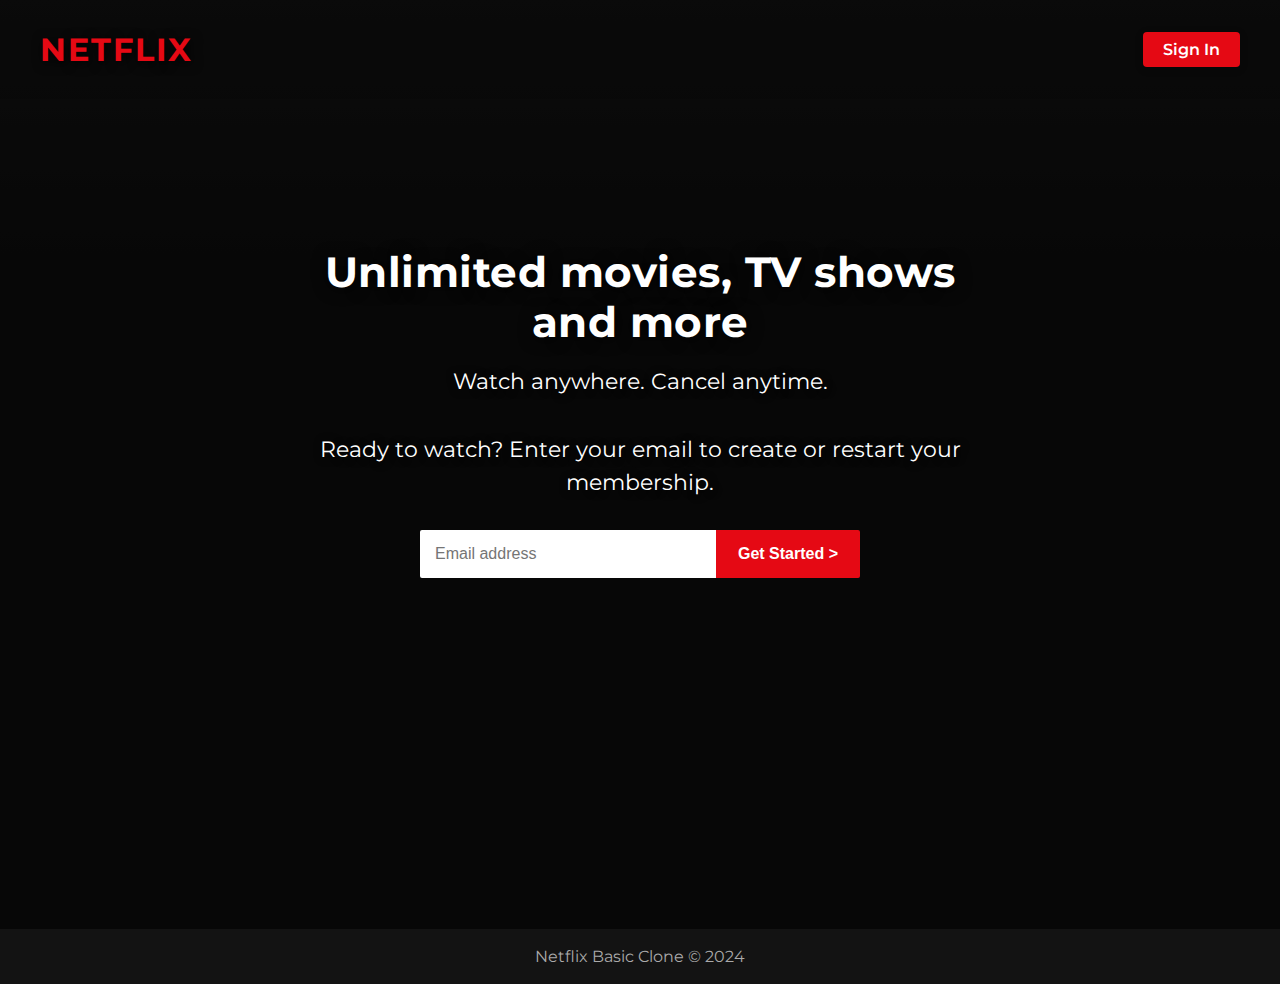
<file: index.html>
<!DOCTYPE html>
<html lang="en">
<head>
  <meta charset="UTF-8">
  <title>Netflix - Login</title>
  <meta name="viewport" content="width=device-width, initial-scale=1.0">
  <link rel="stylesheet" href="styles.css">
</head>
<body>
  <div class="header">
    <a href="#" class="logo">NETFLIX</a>
    <a href="#" class="signin-btn">Sign In</a>
  </div>
  <section class="hero">
    <div class="hero-content">
      <h1>Unlimited movies, TV shows and more</h1>
      <h2>Watch anywhere. Cancel anytime.<br><br>
      Ready to watch? Enter your email to create or restart your membership.</h2>
      <form class="email-form" autocomplete="off" id="loginForm">
        <input type="email" placeholder="Email address" required>
        <button type="submit">Get Started &gt;</button>
      </form>
    </div>
  </section>
  <div class="footer">
    Netflix Basic Clone &copy; 2024
  </div>
  <script>
    document.getElementById('loginForm').addEventListener('submit', function(e) {
      e.preventDefault();
      window.location.href = "movie.html";
    });
  </script>
</body>
</html>
</file>
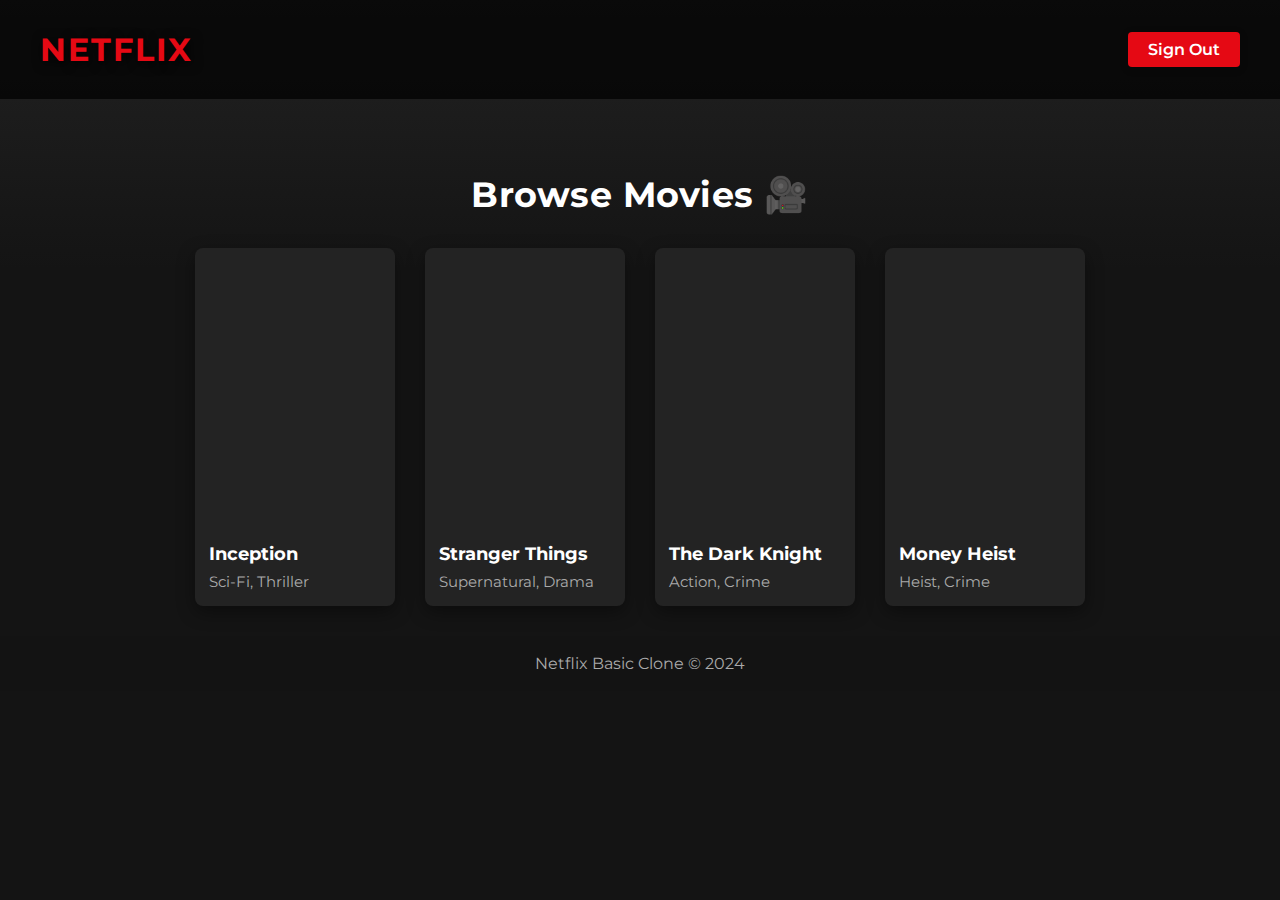
<file: movie.html>
<!DOCTYPE html>
<html lang="en">
<head>
  <meta charset="UTF-8">
  <title>Netflix - Movies</title>
  <meta name="viewport" content="width=device-width, initial-scale=1.0">
  <link rel="stylesheet" href="styles.css">
</head>
<body>
  <div class="header">
    <a href="#" class="logo">NETFLIX</a>
    <a href="index.html" class="signin-btn">Sign Out</a>
  </div>
  <section class="movie-section">
    <h1 class="movies-title">Browse Movies &#127909;</h1>
    <div class="movies-list">
      <div class="movie-card">
        <div class="movie-thumb" style="background-image:url('https://m.media-amazon.com/images/I/81p+xe8cbnL._AC_SY679_.jpg')"></div>
        <div class="movie-info">
          <h3>Inception</h3>
          <p>Sci-Fi, Thriller</p>
        </div>
      </div>
      <div class="movie-card">
        <div class="movie-thumb" style="background-image:url('https://m.media-amazon.com/images/I/51s6l2-KMSL._AC_.jpg')"></div>
        <div class="movie-info">
          <h3>Stranger Things</h3>
          <p>Supernatural, Drama</p>
        </div>
      </div>
      <div class="movie-card">
        <div class="movie-thumb" style="background-image:url('https://m.media-amazon.com/images/I/81AIq4NBIbL._AC_SY679_.jpg')"></div>
        <div class="movie-info">
          <h3>The Dark Knight</h3>
          <p>Action, Crime</p>
        </div>
      </div>
      <div class="movie-card">
        <div class="movie-thumb" style="background-image:url('https://m.media-amazon.com/images/I/71NnEx9ly3L._AC_SY679_.jpg')"></div>
        <div class="movie-info">
          <h3>Money Heist</h3>
          <p>Heist, Crime</p>
        </div>
      </div>
      <!-- Add more movie cards as needed -->
    </div>
  </section>
  <div class="footer">
    Netflix Basic Clone &copy; 2024
  </div>
</body>
</html>
</file>
<file: styles.css>
@import url('https://fonts.googleapis.com/css2?family=Montserrat:wght@400;700&display=swap');

body {
  margin: 0;
  font-family: 'Montserrat', Arial, sans-serif;
  background: linear-gradient(to top, #141414 70%, #222 100%);
  color: #fff;
  min-height: 100vh;
}

.header {
  display: flex;
  justify-content: space-between;
  align-items: center;
  padding: 30px 40px;
  background: rgba(0,0,0,0.7);
}

.logo {
  font-size: 2rem;
  color: #e50914;
  font-weight: bold;
  letter-spacing: 2px;
  text-shadow: 2px 2px 12px #000;
  text-decoration: none;
}

.signin-btn {
  background-color: #e50914;
  color: #fff;
  border: none;
  padding: 8px 20px;
  border-radius: 4px;
  font-size: 1rem;
  font-weight: 600;
  cursor: pointer;
  transition: background 0.2s;
  box-shadow: 0 2px 8px rgba(0,0,0,0.15);
  text-decoration: none;
}
.signin-btn:hover {
  background: #b0060f;
}

.hero {
  text-align: center;
  padding: 120px 20px 80px 20px;
  background: url('https://assets.nflxext.com/ffe/siteui/vlv3/6b560b1c-5954-4da4-a61b-1c4c364e2e6f/9d3195bd-edef-49ae-a768-ba780b853241/IN-en-20240527-popsignuptwoweeks-perspective_alpha_website_small.jpg') no-repeat center center;
  background-size: cover;
  position: relative;
  min-height: 70vh;
}
.hero::before {
  content: "";
  position: absolute;
  left: 0;top: 0;width: 100%;height: 100%;
  background: rgba(0,0,0,0.65);
  z-index: 0;
}
.hero-content {
  position: relative;
  z-index: 1;
  max-width: 700px;
  margin: auto;
}

.hero h1 {
  font-size: 2.6rem;
  font-weight: 700;
  margin-bottom: 18px;
  color: #fff;
  letter-spacing: 0.5px;
  text-shadow: 1px 1px 16px #000;
}

.hero h2 {
  font-size: 1.4rem;
  font-weight: 400;
  margin-bottom: 30px;
  color: #fff;
  line-height: 1.5;
  text-shadow: 1px 1px 8px #000;
}

.email-form {
  display: flex;
  max-width: 440px;
  margin: auto;
  gap: 0;
}
.email-form input[type="email"] {
  flex: 1;
  padding: 15px;
  font-size: 1rem;
  border: none;
  outline: none;
  border-radius: 2px 0 0 2px;
}
.email-form button {
  padding: 15px 22px;
  font-size: 1rem;
  background: #e50914;
  border: none;
  color: #fff;
  font-weight: 600;
  border-radius: 0 2px 2px 0;
  cursor: pointer;
  transition: background 0.2s;
}
.email-form button:hover {
  background: #b0060f;
}
.movie-section {
  padding: 50px 20px 30px 20px;
}
.movies-title {
  text-align: center;
  font-size: 2.2rem;
  margin-bottom: 32px;
  font-weight: 700;
  color: #fff;
  letter-spacing: .5px;
}
.movies-list {
  display: flex;
  flex-wrap: wrap;
  justify-content: center;
  gap: 30px;
}
.movie-card {
  background: #232323;
  border-radius: 8px;
  overflow: hidden;
  box-shadow: 0 6px 18px rgba(0,0,0,0.40);
  width: 200px;
  transition: transform 0.15s;
  cursor: pointer;
  display: flex;
  flex-direction: column;
}
.movie-card:hover {
  transform: scale(1.04);
}
.movie-thumb {
  background-size: cover;
  background-position: center;
  height: 280px;
  width: 100%;
}
.movie-info {
  padding: 15px 14px;
  color: #fff;
}
.movie-info h3 {
  font-size: 1.1rem;
  margin: 0 0 8px 0;
}
.movie-info p {
  font-size: 0.95rem;
  color: #aaa;
  margin: 0;
}
.footer {
  text-align: center;
  padding: 18px;
  color: #aaa;
  background: rgba(20,20,20,0.92);
  font-size: 1rem;
}
@media (max-width: 650px) {
  .header {
    flex-direction: column;
    padding: 20px;
    gap: 16px;
  }
  .hero {
    padding: 70px 10px 50px 10px;
  }
  .hero h1 {
    font-size: 2rem;
  }
  .hero h2 {
    font-size: 1.15rem;
  }
  .email-form input,
  .email-form button {
    font-size: 0.95rem;
    padding: 11px;
  }
  .email-form {
    flex-direction: column;
    gap: 10px;
  }
  .email-form input,
  .email-form button {
    border-radius: 2px;
  }
  .movies-list {
    gap: 18px;
  }
  .movie-card {
    width: 95vw;
    max-width: 320px;
  }
  .movie-thumb {
    height: 200px;
  }
}
</file>
